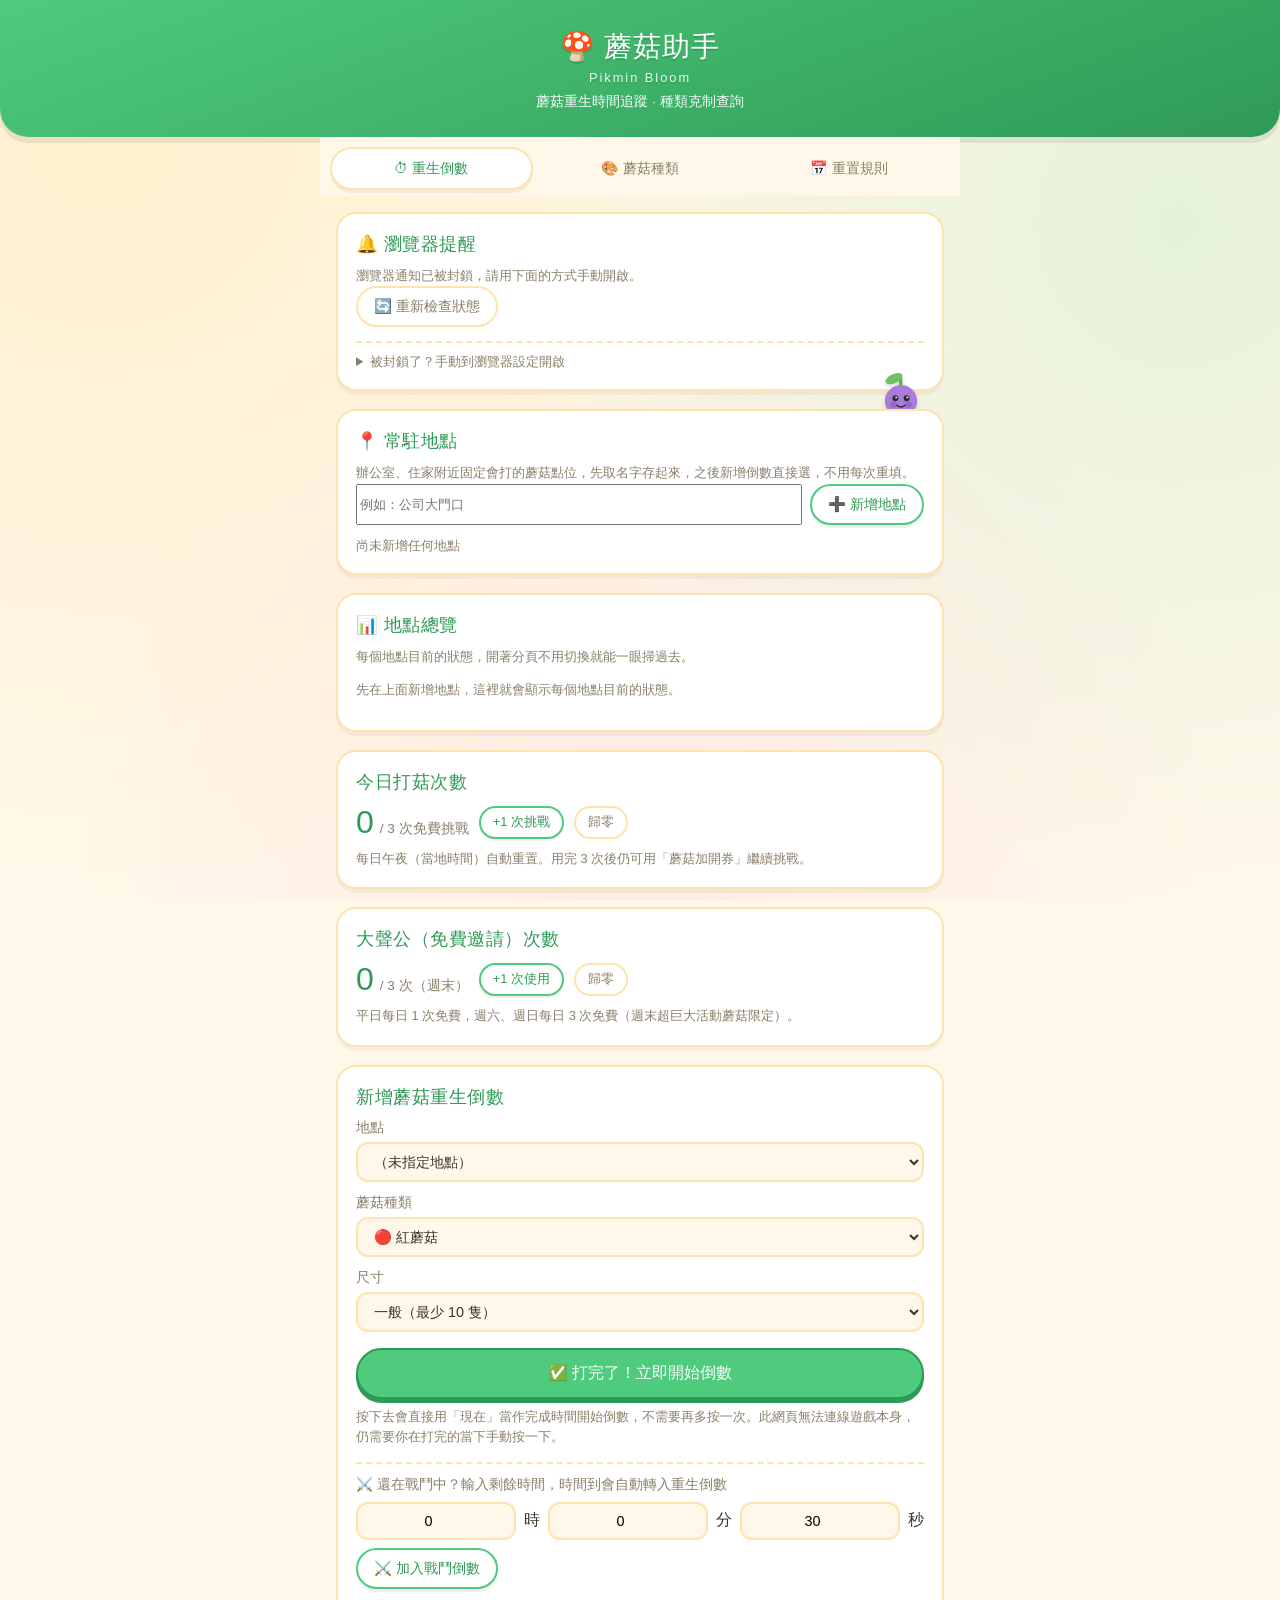
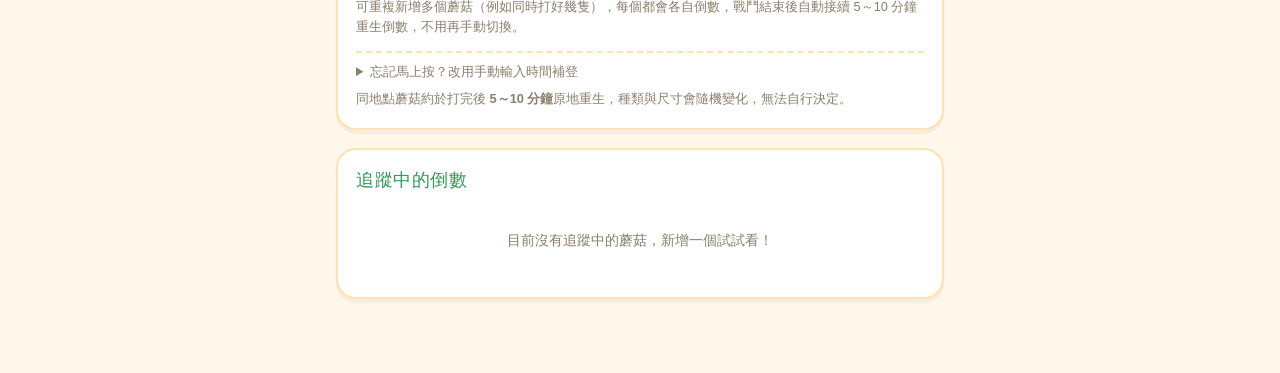
<file: index.html>
<!DOCTYPE html>
<html lang="zh-Hant">
<head>
<meta charset="UTF-8">
<meta name="viewport" content="width=device-width, initial-scale=1.0">
<title>Pikmin Bloom 蘑菇助手｜蘑菇重生時間追蹤、種類克制查詢</title>
<meta name="description" content="Pikmin Bloom（皮克敏 Bloom）蘑菇輔助工具：追蹤蘑菇重生倒數、記錄每日打菇與大聲公次數、查詢基礎色／屬性／活動（任務）蘑菇種類與皮克敏克制關係。">
<meta name="keywords" content="Pikmin Bloom, 皮克敏, 蘑菇, 蘑菇重生時間, 打蘑菇攻略, 任務蘑菇, 活動蘑菇, 大聲公">
<meta property="og:title" content="Pikmin Bloom 蘑菇助手">
<meta property="og:description" content="追蹤 Pikmin Bloom 蘑菇重生倒數、種類克制查詢與每日打菇次數。">
<meta property="og:type" content="website">
<meta property="og:url" content="https://pikmin-mushroom-helper.netlify.app/">
<link rel="canonical" href="https://pikmin-mushroom-helper.netlify.app/">
<link rel="stylesheet" href="style.css">
</head>
<body>
<svg width="0" height="0" style="position:absolute">
  <defs>
    <symbol id="pikmin-purple" viewBox="0 0 60 100">
      <ellipse cx="30" cy="86" rx="17" ry="16" fill="#9d6fce"/>
      <rect x="27" y="9" width="5" height="18" rx="2.5" fill="#5fae56"/>
      <ellipse cx="20" cy="11" rx="13" ry="6.5" fill="#6bc25e" transform="rotate(-25 20 11)"/>
      <circle cx="30" cy="43" r="23" fill="#ab7bdb"/>
      <circle cx="19" cy="48" r="4.5" fill="#8452b8" opacity="0.5"/>
      <circle cx="41" cy="48" r="4.5" fill="#8452b8" opacity="0.5"/>
      <circle cx="22" cy="39" r="4.2" fill="#2b2b2b"/>
      <circle cx="38" cy="39" r="4.2" fill="#2b2b2b"/>
      <circle cx="23.2" cy="37.7" r="1.4" fill="#fff"/>
      <circle cx="39.2" cy="37.7" r="1.4" fill="#fff"/>
      <path d="M24 49 Q30 54 36 49" stroke="#2b2b2b" stroke-width="2" fill="none" stroke-linecap="round"/>
    </symbol>
  </defs>
</svg>

<header class="app-header">
  <h1>🍄 蘑菇助手 <span>Pikmin Bloom</span></h1>
  <p class="subtitle">蘑菇重生時間追蹤 · 種類克制查詢</p>
</header>

<nav class="tabs">
  <button class="tab-btn active" data-tab="timer">⏱ 重生倒數</button>
  <button class="tab-btn" data-tab="types">🎨 蘑菇種類</button>
  <button class="tab-btn" data-tab="rules">📅 重置規則</button>
</nav>

<main>
  <!-- ===================== 分頁 1：倒數計時器 ===================== -->
  <section id="timer" class="tab-panel active">

    <div class="card">
      <h2>🔔 瀏覽器提醒</h2>
      <p class="hint" id="notifyStatusText">尚未啟用瀏覽器通知。啟用後，蘑菇重生前約 1 分鐘會提早跳出系統通知，讓你先卡位，不用等到重生後才發現搶輸了。</p>
      <div class="time-choice">
        <button class="btn primary" id="enableNotifyBtn">🔔 啟用瀏覽器提醒</button>
        <button class="btn ghost" id="recheckNotifyBtn">🔄 重新檢查狀態</button>
      </div>
      <p class="hint" id="notifyHintAfterClick" style="display:none;">按下去後如果沒看到彈窗，看一下網址列最右邊，可能悄悄跳出一個小鈴鐺／通知圖示，點它選「允許」。</p>

      <details class="manual-entry" id="notifyBlockedHelp" style="display:none;">
        <summary>被封鎖了？手動到瀏覽器設定開啟</summary>
        <p class="hint">瀏覽器不允許網頁直接跳轉到設定頁，請複製下面對應的網址，貼到網址列按 Enter，找到這個網站把通知改成「允許」。</p>
        <div class="settings-link-row">
          <span>Chrome</span>
          <code>chrome://settings/content/notifications</code>
          <button class="btn small" data-copy="chrome://settings/content/notifications">複製</button>
        </div>
        <div class="settings-link-row">
          <span>Edge</span>
          <code>edge://settings/content/notifications</code>
          <button class="btn small" data-copy="edge://settings/content/notifications">複製</button>
        </div>
        <div class="settings-link-row">
          <span>Firefox</span>
          <code>about:preferences#privacy</code>
          <button class="btn small" data-copy="about:preferences#privacy">複製</button>
        </div>
      </details>
    </div>

    <div class="peek-wrapper">
      <svg class="pikmin-peek peek-right" viewBox="0 0 60 100"><use href="#pikmin-purple"></use></svg>
      <div class="card">
        <h2>📍 常駐地點</h2>
        <p class="hint">辦公室、住家附近固定會打的蘑菇點位，先取名字存起來，之後新增倒數直接選，不用每次重填。</p>
        <div class="time-choice">
          <input type="text" id="newLocationName" placeholder="例如：公司大門口">
          <button class="btn" id="addLocationBtn">➕ 新增地點</button>
        </div>
        <div id="locationChips" class="location-chips"></div>
      </div>
    </div>

    <div class="card">
      <h2>📊 地點總覽</h2>
      <p class="hint">每個地點目前的狀態，開著分頁不用切換就能一眼掃過去。</p>
      <div id="locationOverview" class="overview-list"></div>
    </div>

    <div class="card">
      <h2>今日打菇次數</h2>
      <div class="counter-row">
        <div class="counter">
          <span class="counter-value" id="battleCount">0</span>
          <span class="counter-label">/ 3 次免費挑戰</span>
        </div>
        <button class="btn small" id="addBattleBtn">+1 次挑戰</button>
        <button class="btn small ghost" id="resetBattleBtn">歸零</button>
      </div>
      <p class="hint">每日午夜（當地時間）自動重置。用完 3 次後仍可用「蘑菇加開券」繼續挑戰。</p>
    </div>

    <div class="card">
      <h2>大聲公（免費邀請）次數</h2>
      <div class="counter-row">
        <div class="counter">
          <span class="counter-value" id="bullhornCount">0</span>
          <span class="counter-label" id="bullhornLimitLabel">/ 1 次（平日）</span>
        </div>
        <button class="btn small" id="addBullhornBtn">+1 次使用</button>
        <button class="btn small ghost" id="resetBullhornBtn">歸零</button>
      </div>
      <p class="hint">平日每日 1 次免費，週六、週日每日 3 次免費（週末超巨大活動蘑菇限定）。</p>
    </div>

    <div class="card">
      <h2>新增蘑菇重生倒數</h2>
      <div class="form-row">
        <label>地點</label>
        <select id="timerLocation">
          <option value="">（未指定地點）</option>
        </select>
      </div>
      <div class="form-row">
        <label>蘑菇種類</label>
        <select id="mushroomColor">
          <optgroup label="基礎色（任何皮克敏可打）">
            <option value="red">🔴 紅蘑菇</option>
            <option value="yellow">🟡 黃蘑菇</option>
            <option value="blue">🔵 藍蘑菇</option>
            <option value="purple">🟣 紫蘑菇</option>
            <option value="white">⚪ 白蘑菇</option>
            <option value="pink">🌸 粉蘑菇</option>
            <option value="gray">⚫ 灰蘑菇</option>
            <option value="ice">🧊 冰藍蘑菇</option>
          </optgroup>
          <optgroup label="屬性蘑菇（限定皮克敏種類）">
            <option value="fire">🔥 火蘑菇（限紅皮克敏）</option>
            <option value="water">💧 水蘑菇（限藍皮克敏）</option>
            <option value="electric">⚡ 電蘑菇（限黃皮克敏）</option>
            <option value="poison">☠️ 毒蘑菇（限白皮克敏）</option>
            <option value="crystal">💎 水晶蘑菇（限岩石皮克敏）</option>
          </optgroup>
          <optgroup label="任務蘑菇（當月活動限定）">
            <option value="event">🎉 活動蘑菇（本月任務素材）</option>
          </optgroup>
        </select>
      </div>
      <div class="form-row">
        <label>尺寸</label>
        <select id="mushroomSize">
          <option value="small">小型（最少 1 隻）</option>
          <option value="normal" selected>一般（最少 10 隻）</option>
          <option value="large">大型（最少 15 隻）</option>
          <option value="giant">超巨大（最少 20 隻，週末限定）</option>
        </select>
      </div>
      <button class="btn primary" id="justFinishedBtn">✅ 打完了！立即開始倒數</button>
      <p class="hint">按下去會直接用「現在」當作完成時間開始倒數，不需要再多按一次。此網頁無法連線遊戲本身，仍需要你在打完的當下手動按一下。</p>

      <div class="battle-entry">
        <label>⚔️ 還在戰鬥中？輸入剩餘時間，時間到會自動轉入重生倒數</label>
        <div class="time-choice">
          <input type="number" id="battleHour" min="0" max="23" value="0" placeholder="時"> 時
          <input type="number" id="battleMin" min="0" max="59" value="0" placeholder="分"> 分
          <input type="number" id="battleSec" min="0" max="59" value="30" placeholder="秒"> 秒
          <button class="btn" id="addBattleTimerBtn">⚔️ 加入戰鬥倒數</button>
        </div>
        <p class="hint">可重複新增多個蘑菇（例如同時打好幾隻），每個都會各自倒數，戰鬥結束後自動接續 5～10 分鐘重生倒數，不用再手動切換。</p>
      </div>

      <details class="manual-entry">
        <summary>忘記馬上按？改用手動輸入時間補登</summary>
        <div class="form-row">
          <label>完成時間</label>
          <input type="datetime-local" id="customTime">
        </div>
        <button class="btn" id="addTimerBtn">➕ 用指定時間新增倒數</button>
      </details>

      <p class="hint">同地點蘑菇約於打完後 <strong>5～10 分鐘</strong>原地重生，種類與尺寸會隨機變化，無法自行決定。</p>
    </div>

    <div class="card">
      <h2>追蹤中的倒數</h2>
      <div id="timerList" class="timer-list">
        <p class="empty-msg" id="emptyMsg">目前沒有追蹤中的蘑菇，新增一個試試看！</p>
      </div>
    </div>
  </section>

  <!-- ===================== 分頁 2：蘑菇種類圖鑑 ===================== -->
  <section id="types" class="tab-panel">
    <div class="peek-wrapper">
      <svg class="pikmin-peek peek-left" viewBox="0 0 60 100"><use href="#pikmin-purple"></use></svg>
      <div class="card">
        <h2>基礎色蘑菇（8 種）</h2>
        <p class="hint">任何顏色的皮克敏都能參加戰鬥，但派出同色皮克敏會有攻擊加成，且獲得的花蜜／花朵種子種類與蘑菇顏色相關。</p>
        <div class="type-grid">
          <div class="type-chip c-red">紅</div>
          <div class="type-chip c-yellow">黃</div>
          <div class="type-chip c-blue">藍</div>
          <div class="type-chip c-purple">紫</div>
          <div class="type-chip c-white">白</div>
          <div class="type-chip c-pink">粉</div>
          <div class="type-chip c-gray">灰</div>
          <div class="type-chip c-ice">冰藍</div>
        </div>
      </div>
    </div>

    <div class="card">
      <h2>屬性蘑菇（5 種，克制關係）</h2>
      <p class="hint">屬性蘑菇有戰鬥限制，只能派出對應的皮克敏種類參戰，其餘種類無法上場。</p>
      <table class="matchup-table">
        <thead><tr><th>蘑菇屬性</th><th>限定皮克敏</th></tr></thead>
        <tbody>
          <tr><td>🔥 火蘑菇</td><td>紅皮克敏</td></tr>
          <tr><td>💧 水蘑菇</td><td>藍皮克敏</td></tr>
          <tr><td>⚡ 電蘑菇</td><td>黃皮克敏</td></tr>
          <tr><td>☠️ 毒蘑菇</td><td>白皮克敏</td></tr>
          <tr><td>💎 水晶蘑菇</td><td>岩石皮克敏</td></tr>
        </tbody>
      </table>
    </div>

    <div class="card">
      <h2>任務蘑菇（活動蘑菇）</h2>
      <p class="hint">
        官方稱為「活動蘑菇」，外觀會隨當月活動變化（例如萬聖節是橘底紫點、慶典活動是亮粉橘漸層＋花朵圖案），是取得<strong>當月任務素材／限定花瓣</strong>最主要且最穩定的來源。
      </p>
      <ul class="rule-list">
        <li>優先打「活動蘑菇」，可獲得完成月任務（走路、種花、打蘑菇、摘花瓣、遠征等）所需的專屬素材。</li>
        <li>週末的<strong>超巨大活動蘑菇</strong>獎勵最豐富，一次可獲得大量素材（約 200 個道具）。</li>
        <li>外觀每月／每檔活動更新，實際圖案請以遊戲內當月活動說明為準。</li>
      </ul>
    </div>

    <div class="card">
      <h2>尺寸與所需皮克敏數量</h2>
      <table class="matchup-table">
        <thead><tr><th>尺寸</th><th>最少派出隻數</th><th>特色</th></tr></thead>
        <tbody>
          <tr><td>小型</td><td>1 隻起</td><td>單人快速解決，獎勵較少</td></tr>
          <tr><td>一般</td><td>10 隻起</td><td>最常見的蘑菇規模</td></tr>
          <tr><td>大型</td><td>15 隻起</td><td>獎勵星級較高</td></tr>
          <tr><td>超巨大</td><td>20 隻起</td><td>通常只在週末活動出現，獎勵最豐富，適合多人／大聲公邀請</td></tr>
        </tbody>
      </table>
    </div>
  </section>

  <!-- ===================== 分頁 3：重置規則 ===================== -->
  <section id="rules" class="tab-panel">
    <div class="card">
      <h2>原地重生（打完之後）</h2>
      <p>同一地點的蘑菇被打完後，約 <strong>5～10 分鐘</strong>會在原地自動長出新的蘑菇，種類與尺寸隨機，不需任何操作。</p>
    </div>
    <div class="card">
      <h2>每日 / 每週重置</h2>
      <ul class="rule-list">
        <li><strong>每日午夜</strong>：尚未被挑戰的蘑菇會重置（可能換成新的種類）。</li>
        <li><strong>週五 → 週六午夜</strong>：地圖上會更新出現「超巨大活動蘑菇」，為週末限定。</li>
        <li><strong>週日 → 週一午夜</strong>：週末尚未被挑戰的超巨大蘑菇會一併重置回一般狀態。</li>
        <li><strong>任務蘑菇（活動蘑菇）</strong>：外觀跟隨每月活動更新，平日以一般／大型尺寸隨機出現，週末才會出現超巨大版；建議優先挑戰以取得當月任務素材。</li>
        <li><strong>打菇次數</strong>：每人每日 3 次免費挑戰機會，午夜重置，可用「蘑菇加開券」增加次數。</li>
        <li><strong>大聲公</strong>：平日每日 1 次免費，週六、週日每日 3 次免費；可遠端邀請最多 10 位好友加入戰鬥，若名額已滿 5 人，受邀者需使用蘑菇券才能加入。</li>
      </ul>
    </div>
    <div class="card">
      <h2>資料來源</h2>
      <p class="hint">
        資料整理自
        <a href="https://niantic.helpshift.com/hc/zh-hant/23-pikmin-bloom/faq/3039-mushrooms-1676271507/" target="_blank" rel="noopener">Pikmin Bloom 官方說明中心</a>、
        <a href="https://www.pikminwiki.com/Mushroom_battle" target="_blank" rel="noopener">Pikipedia</a>、
        <a href="https://www.shinygoods.tw/pikmin-bloom-mushroom-guide-2026" target="_blank" rel="noopener">shinygoods.tw 打菇攻略</a> 及玩家社群討論，遊戲機制可能隨版本更新調整，實際請以遊戲內顯示為準。
      </p>
    </div>
  </section>
</main>

<script src="script.js"></script>
</body>
</html>
</file>
<file: style.css>
:root {
  --green: #4ecb7d;
  --green-dark: #2f9a56;
  --bg: #fff8ea;
  --card-bg: #ffffff;
  --text: #3b3428;
  --muted: #8a7f6a;
  --border: #ffe3ad;
  --danger: #ff6b6b;
  --yellow: #ffc93c;
  --pink: #ff8fb1;
  --blue: #4fc3e8;
  --ink: #3b3428;
}

* { box-sizing: border-box; }

h1, h2, h3, h4, h5, h6, button, input, select {
  font-weight: 400;
}

body {
  margin: 0;
  font-family: "Microsoft JhengHei", "PingFang TC", "Segoe UI", sans-serif;
  background: var(--bg);
  background-image:
    radial-gradient(circle at 8% 15%, rgba(255, 201, 60, 0.16) 0, transparent 55%),
    radial-gradient(circle at 92% 25%, rgba(78, 203, 125, 0.14) 0, transparent 50%),
    radial-gradient(circle at 50% 90%, rgba(255, 143, 177, 0.12) 0, transparent 55%);
  background-attachment: fixed;
  color: var(--text);
  padding-bottom: 40px;
}

.app-header {
  background: linear-gradient(160deg, var(--green), var(--green-dark));
  color: white;
  padding: 28px 16px 26px;
  text-align: center;
  border-radius: 0 0 28px 28px;
  box-shadow: 0 6px 0 rgba(0, 0, 0, 0.08);
  position: relative;
  overflow: hidden;
}

.app-header h1 {
  margin: 0;
  font-size: 1.75rem;
  font-weight: 400;
  font-family: "Microsoft JhengHei", "PingFang TC", sans-serif;
  letter-spacing: 1px;
  text-shadow: 0 2px 0 rgba(0, 0, 0, 0.12);
}

.app-header h1 span {
  display: block;
  font-size: 0.8rem;
  font-weight: 400;
  font-family: "Segoe UI", sans-serif;
  opacity: 0.9;
  margin-top: 4px;
  letter-spacing: 2px;
}

.subtitle {
  margin: 8px 0 0;
  font-size: 0.85rem;
  opacity: 0.95;
}

.tabs {
  display: flex;
  max-width: 640px;
  margin: 0 auto;
  position: sticky;
  top: 0;
  background: var(--bg);
  z-index: 10;
  padding: 10px 10px 6px;
  gap: 6px;
}

.tab-btn {
  flex: 1;
  padding: 10px 6px;
  border: 2px solid transparent;
  background: none;
  border-radius: 999px;
  font-size: 0.88rem;
  color: var(--muted);
  cursor: pointer;
  transition: transform 0.15s ease, background 0.15s ease, border-color 0.15s ease;
}

.tab-btn:hover {
  transform: translateY(-1px);
}

.tab-btn.active {
  color: var(--green-dark);
  background: white;
  border-color: var(--border);
  font-weight: 400;
  box-shadow: 0 3px 0 rgba(0, 0, 0, 0.06);
}

main {
  max-width: 640px;
  margin: 0 auto;
  padding: 16px;
}

.tab-panel { display: none; }
.tab-panel.active { display: block; }

.peek-wrapper {
  position: relative;
}

.peek-wrapper .card {
  position: relative;
  z-index: 1;
}

.pikmin-peek {
  position: absolute;
  top: -38px;
  width: 42px;
  height: 70px;
  z-index: 0;
  pointer-events: none;
  filter: drop-shadow(0 2px 2px rgba(0, 0, 0, 0.15));
}

.pikmin-peek.peek-right { right: 22px; }
.pikmin-peek.peek-left { left: 22px; }

.card {
  background: var(--card-bg);
  border: 2px solid var(--border);
  border-radius: 20px;
  padding: 18px;
  margin-bottom: 18px;
  box-shadow: 0 4px 0 rgba(0, 0, 0, 0.045);
  transition: transform 0.15s ease, box-shadow 0.15s ease;
}

.card h2 {
  margin: 0 0 10px;
  font-size: 1.1rem;
  font-weight: 400;
  color: var(--green-dark);
  font-family: "Microsoft JhengHei", "PingFang TC", sans-serif;
  letter-spacing: 0.5px;
}

.hint {
  font-size: 0.8rem;
  color: var(--muted);
  margin: 8px 0 0;
  line-height: 1.6;
}

.counter-row {
  display: flex;
  align-items: center;
  gap: 10px;
  flex-wrap: wrap;
}

.counter {
  display: flex;
  align-items: baseline;
  gap: 6px;
}

.counter-value {
  font-size: 2rem;
  font-weight: 400;
  color: var(--green-dark);
  font-family: "Microsoft JhengHei", "PingFang TC", sans-serif;
}

.counter-label {
  font-size: 0.85rem;
  color: var(--muted);
}

.btn {
  border: 2px solid var(--green);
  background: white;
  color: var(--green-dark);
  padding: 9px 16px;
  border-radius: 999px;
  cursor: pointer;
  font-size: 0.9rem;
  font-weight: 400;
  transition: transform 0.12s ease, background 0.12s ease, box-shadow 0.12s ease;
  box-shadow: 0 3px 0 rgba(0, 0, 0, 0.06);
}

.btn:hover {
  background: #eefbf0;
  transform: translateY(-1px);
}

.btn:active {
  transform: translateY(1px);
  box-shadow: 0 1px 0 rgba(0, 0, 0, 0.06);
}

.btn.primary {
  background: var(--green);
  color: white;
  border-color: var(--green-dark);
  width: 100%;
  padding: 13px;
  font-weight: 400;
  font-size: 0.98rem;
  margin-top: 4px;
  box-shadow: 0 4px 0 var(--green-dark);
}

.btn.primary:hover { background: #45bd70; }

.btn.primary:active {
  box-shadow: 0 1px 0 var(--green-dark);
}

.manual-entry {
  margin-top: 14px;
  border-top: 2px dashed var(--border);
  padding-top: 10px;
}

.manual-entry summary {
  cursor: pointer;
  font-size: 0.82rem;
  color: var(--muted);
  font-weight: 400;
}

.manual-entry .form-row {
  margin-top: 10px;
}

.battle-entry {
  margin-top: 14px;
  border-top: 2px dashed var(--border);
  padding-top: 12px;
}

.battle-entry label {
  display: block;
  font-size: 0.85rem;
  color: var(--muted);
  margin-bottom: 8px;
  font-weight: 400;
}

.battle-entry .time-choice {
  align-items: center;
}

.battle-entry input[type="number"] {
  width: 56px;
  padding: 9px 6px;
  border: 2px solid var(--border);
  border-radius: 12px;
  font-size: 0.9rem;
  text-align: center;
  background: var(--bg);
}

.location-chips {
  display: flex;
  flex-wrap: wrap;
  gap: 8px;
  margin-top: 12px;
}

.overview-list {
  display: flex;
  flex-direction: column;
  gap: 8px;
}

.overview-row {
  display: flex;
  justify-content: space-between;
  align-items: center;
  gap: 8px;
  padding: 10px 14px;
  border: 2px solid var(--border);
  border-radius: 14px;
  font-size: 0.88rem;
  background: var(--bg);
}

.overview-label {
  font-weight: 400;
}

.overview-status {
  font-size: 0.8rem;
  color: var(--muted);
  white-space: nowrap;
  padding: 4px 10px;
  border-radius: 999px;
  background: white;
}

.overview-status.battling { color: #a8650a; background: #fff1d6; font-weight: 400; }
.overview-status.waiting { color: var(--green-dark); background: #e8f9ee; }
.overview-status.ready { color: #d84545; background: #ffe3e3; font-weight: 400; }
.overview-status.unknown { color: var(--muted); font-style: italic; background: transparent; }

.settings-link-row {
  display: flex;
  align-items: center;
  gap: 8px;
  margin-top: 10px;
  flex-wrap: wrap;
  font-size: 0.85rem;
}

.settings-link-row span {
  min-width: 56px;
  color: var(--muted);
  font-weight: 400;
}

.settings-link-row code {
  background: var(--bg);
  border: 2px solid var(--border);
  border-radius: 8px;
  padding: 3px 8px;
  font-size: 0.8rem;
  flex: 1;
  min-width: 200px;
}

.location-chip {
  display: flex;
  align-items: center;
  gap: 6px;
  background: #eefbf0;
  border: 2px solid var(--green);
  color: var(--green-dark);
  border-radius: 999px;
  padding: 6px 8px 6px 14px;
  font-size: 0.85rem;
  font-weight: 400;
}

.location-chip button {
  border: none;
  background: none;
  color: var(--muted);
  cursor: pointer;
  font-size: 0.9rem;
  line-height: 1;
  padding: 2px 4px;
}

.location-chip button:hover { color: var(--danger); }

.location-empty {
  font-size: 0.82rem;
  color: var(--muted);
}

.btn.small {
  padding: 6px 12px;
  font-size: 0.8rem;
  box-shadow: 0 2px 0 rgba(0, 0, 0, 0.06);
}

.btn.ghost {
  border-color: var(--border);
  color: var(--muted);
  background: white;
  box-shadow: none;
}

.form-row {
  margin-bottom: 12px;
}

.form-row label {
  display: block;
  font-size: 0.85rem;
  color: var(--muted);
  margin-bottom: 5px;
  font-weight: 400;
}

.form-row select,
.form-row input[type="datetime-local"] {
  width: 100%;
  padding: 9px 12px;
  border: 2px solid var(--border);
  border-radius: 12px;
  font-size: 0.9rem;
  background: var(--bg);
  color: var(--text);
}

.time-choice {
  display: flex;
  gap: 8px;
  flex-wrap: wrap;
}

.time-choice input { flex: 1; min-width: 160px; }

.timer-list { display: flex; flex-direction: column; gap: 10px; }

.empty-msg {
  color: var(--muted);
  font-size: 0.85rem;
  text-align: center;
  padding: 16px 0;
}

.timer-item {
  border: 2px solid var(--border);
  border-radius: 16px;
  padding: 12px 14px;
  display: flex;
  justify-content: space-between;
  align-items: center;
  gap: 8px;
  background: var(--bg);
  transition: transform 0.15s ease;
}

.timer-item.done {
  border-color: var(--green);
  background: #eefbf0;
}

.timer-item.battling {
  border-color: #f0b64e;
  background: #fff6e2;
}

.timer-countdown.battling {
  color: #a8650a;
}

.timer-info { display: flex; flex-direction: column; gap: 2px; }
.timer-title { font-weight: 400; font-size: 0.94rem; }
.timer-sub { font-size: 0.75rem; color: var(--muted); }

.timer-countdown {
  font-variant-numeric: tabular-nums;
  font-weight: 400;
  font-size: 1rem;
  color: var(--green-dark);
  white-space: nowrap;
}

.timer-countdown.ready { color: #d84545; }

.remove-btn {
  border: none;
  background: none;
  color: var(--muted);
  cursor: pointer;
  font-size: 1.1rem;
  padding: 4px 8px;
  border-radius: 999px;
}
.remove-btn:hover { color: var(--danger); background: #ffe9e9; }

.type-grid {
  display: grid;
  grid-template-columns: repeat(4, 1fr);
  gap: 10px;
}

.type-chip {
  border-radius: 14px;
  padding: 16px 4px;
  text-align: center;
  font-weight: 400;
  font-size: 0.85rem;
  color: white;
  text-shadow: 0 1px 1px rgba(0,0,0,0.25);
  box-shadow: 0 3px 0 rgba(0, 0, 0, 0.1);
}

.c-red { background: #ec6a5e; }
.c-yellow { background: #f0c94a; color: #4a3600; text-shadow: none; }
.c-blue { background: #5a9cec; }
.c-purple { background: #ab7bdb; }
.c-white { background: #dfe4e0; color: #333; text-shadow: none; }
.c-pink { background: #f49fc7; }
.c-gray { background: #8d97a0; }
.c-ice { background: #7ed6e6; }

.matchup-table {
  width: 100%;
  border-collapse: collapse;
  font-size: 0.88rem;
}

.matchup-table th, .matchup-table td {
  text-align: left;
  padding: 9px 8px;
  border-bottom: 2px solid var(--border);
}

.matchup-table th {
  color: var(--muted);
  font-weight: 400;
}

.rule-list {
  margin: 0;
  padding-left: 18px;
  line-height: 1.7;
  font-size: 0.9rem;
}

.rule-list li { margin-bottom: 6px; }

@media (max-width: 400px) {
  .type-grid { grid-template-columns: repeat(3, 1fr); }
}
</file>
